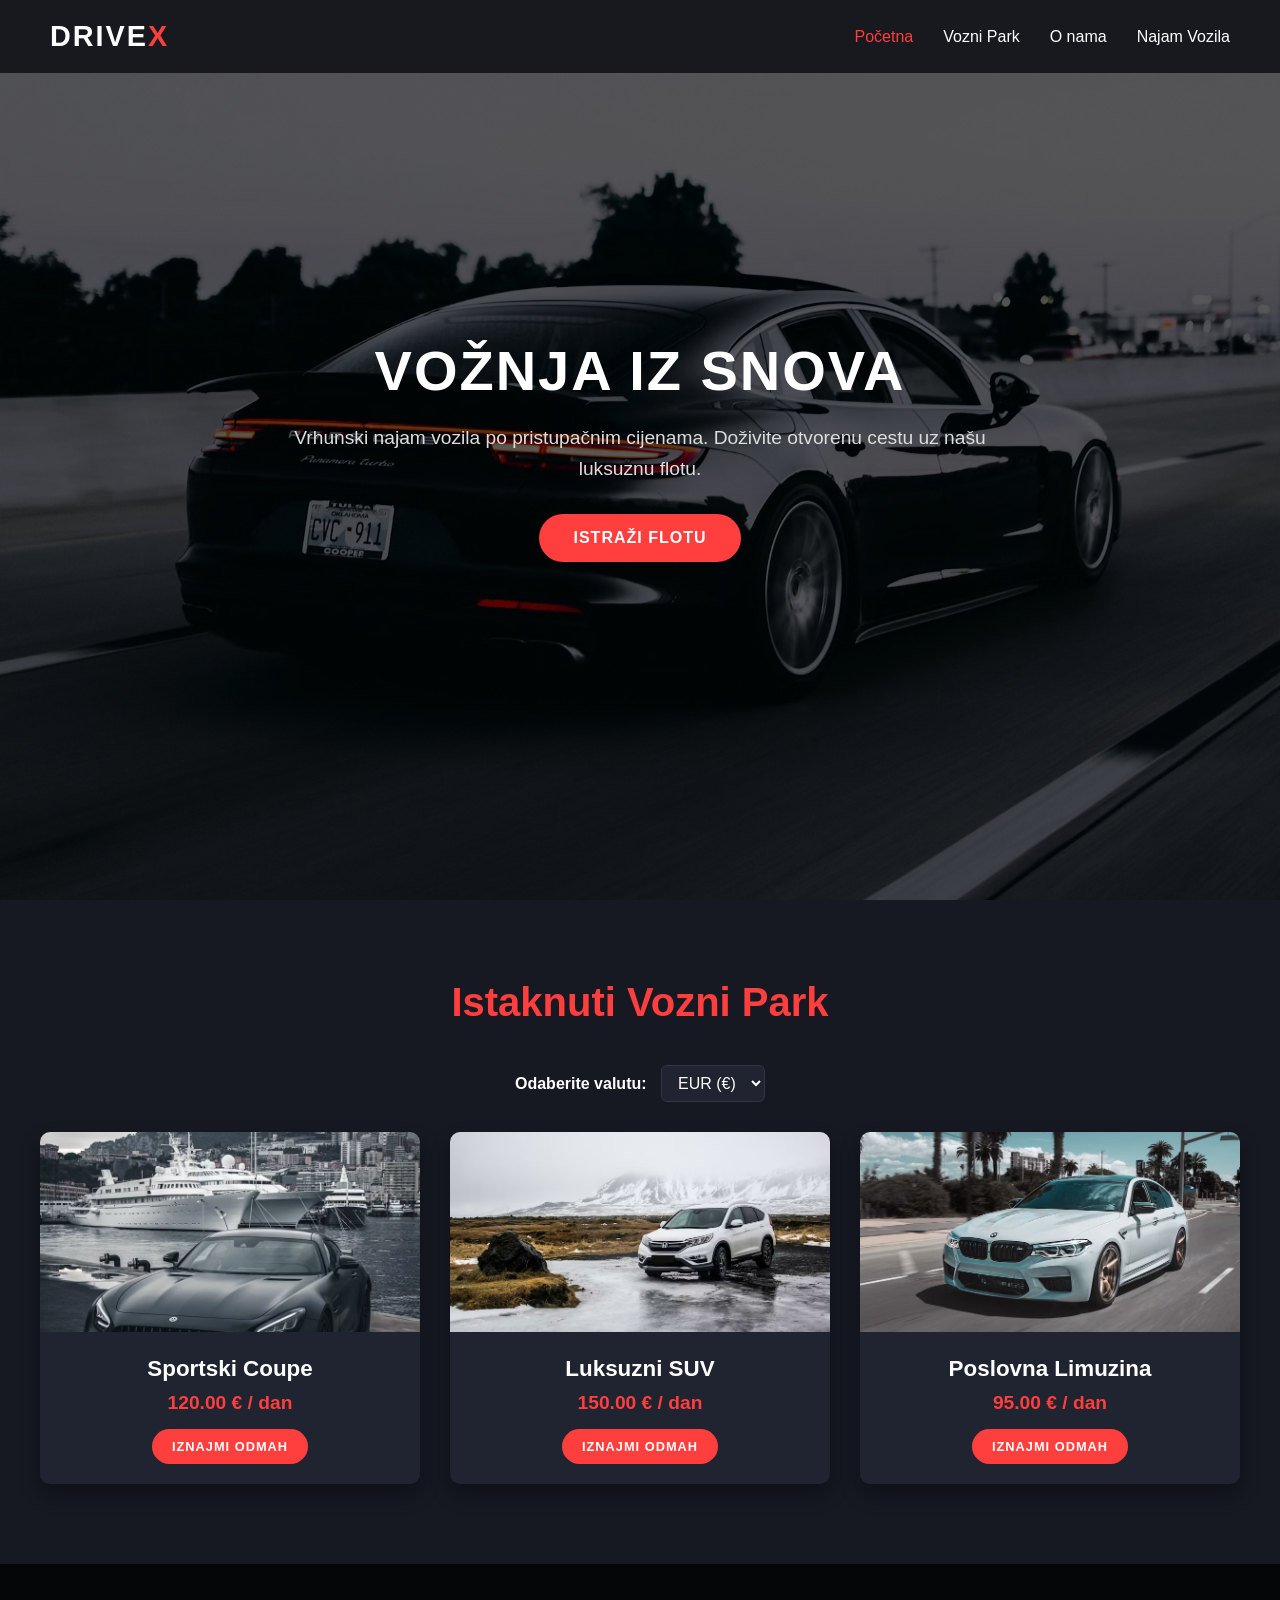
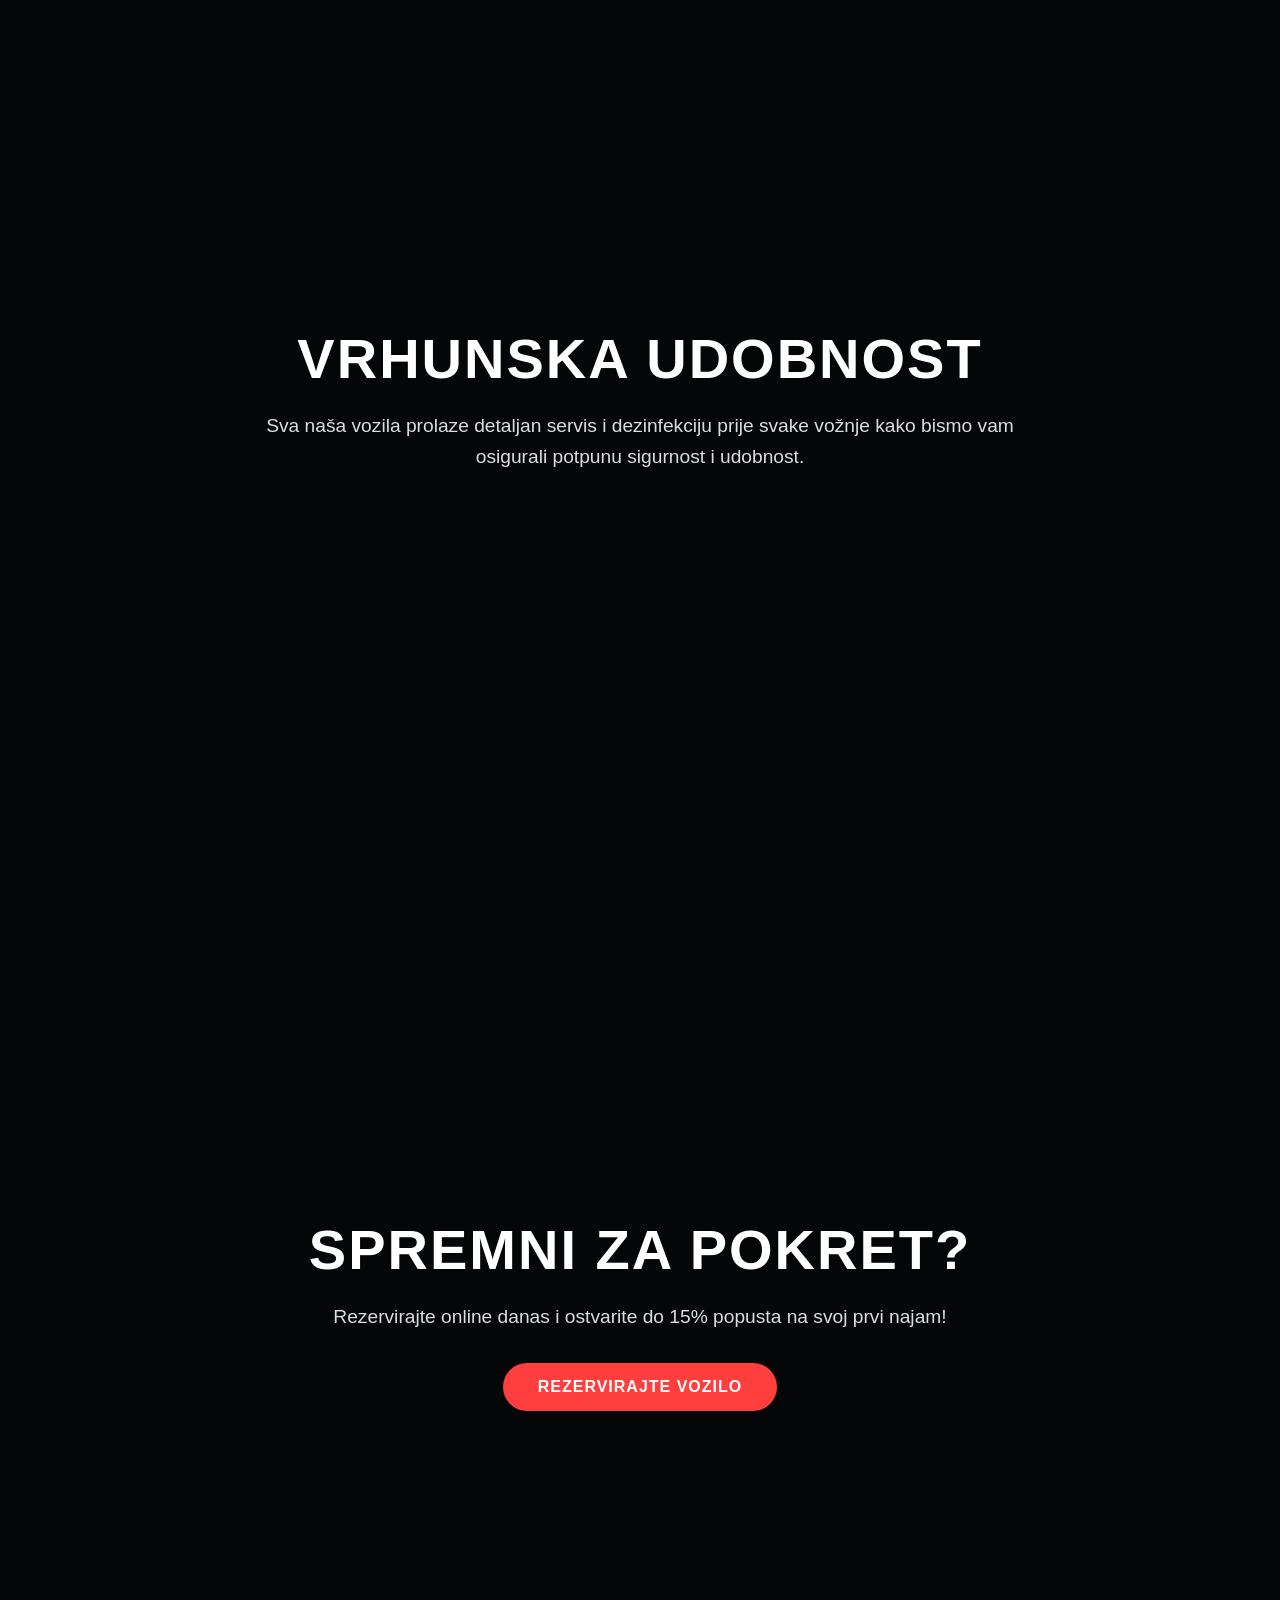
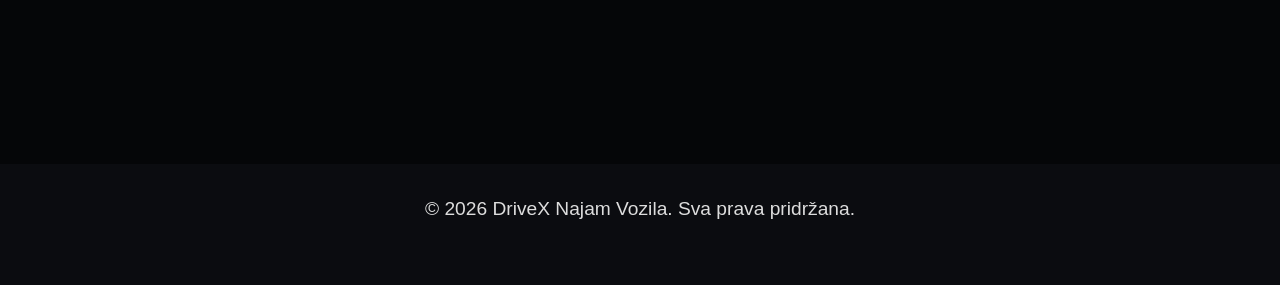
<file: index.html>
<!DOCTYPE html>
<html lang="hr">
<head>
    <meta charset="UTF-8">
    <meta name="viewport" content="width=device-width, initial-scale=1.0">
    <title>DriveX - Premium Najam Vozila</title>
    <!-- Poveznica na CSS datoteku -->
    <link rel="stylesheet" href="css/styles.css">
</head>
<body>

    <!-- Glavna navigacija -->
    <nav>
        <a href="index.html" class="logo">DRIVE<span>X</span></a>
        <ul>
            <li><a href="index.html" class="active">Početna</a></li>
            <li><a href="#vozni-park">Vozni Park</a></li>
            <li><a href="o-nama.html">O nama</a></li>
            <li><a href="najam.html">Najam Vozila</a></li>
        </ul>
    </nav>

    <!-- Sekcija s Paralaks efektom -->
    <section id="section-1" class="parallax-section section-1">
        <div class="overlay"></div>
        <div class="content">
            <h1>Vožnja Iz Snova</h1>
            <p>Vrhunski najam vozila po pristupačnim cijenama. Doživite otvorenu cestu uz našu luksuznu flotu.</p>
            <a href="#vozni-park" class="btn">Istraži Flotu</a>
        </div>
    </section>

    <!-- Sekcija s karticama vozila -->
    <section id="vozni-park" class="info-block">
        <h2>Istaknuti Vozni Park</h2>

        <!-- Odabir valute -->
        <div style="margin-bottom: 30px;">
            <label for="odabirValute" style="font-weight: bold; margin-right: 10px;">Odaberite valutu:</label>
            <select id="odabirValute" class="select-valuta" style="padding: 8px 12px; border-radius: 6px; background: #202330; color: #fff; border: 1px solid #333646; font-size: 1rem; cursor: pointer;">
                <option value="EUR">EUR (€)</option>
                <option value="USD">USD ($)</option>
                <option value="GBP">GBP (£)</option>
            </select>
        </div>

        <div class="car-grid">
            
            <!-- Kartica 1: Sportski Coupe -->
            <div class="car-card">
                <img src="images/sportski-coupe.jpg" alt="Sportski Coupe">
                <div class="car-card-body">
                    <h3>Sportski Coupe</h3>
                    <div class="price" data-osnovna-cijena="120">120 € / dan</div>
                    <a href="najam.html?vozilo=Sportski Coupe" class="btn" style="padding: 10px 20px; font-size: 0.8rem;">Iznajmi Odmah</a>
                </div>
            </div>

            <!-- Kartica 2: Luksuzni SUV -->
            <div class="car-card">
                <img src="images/luksuzni-suv.jpg" alt="Luksuzni SUV">
                <div class="car-card-body">
                    <h3>Luksuzni SUV</h3>
                    <div class="price" data-osnovna-cijena="150">150 € / dan</div>
                    <a href="najam.html?vozilo=Luksuzni SUV" class="btn" style="padding: 10px 20px; font-size: 0.8rem;">Iznajmi Odmah</a>
                </div>
            </div>

            <!-- Kartica 3: Poslovna Limuzina -->
            <div class="car-card">
                <img src="images/poslovna-limuzina.jpg" alt="Poslovna Limuzina">
                <div class="car-card-body">
                    <h3>Poslovna Limuzina</h3>
                    <div class="price" data-osnovna-cijena="95">95 € / dan</div>
                    <a href="najam.html?vozilo=Poslovna Limuzina" class="btn" style="padding: 10px 20px; font-size: 0.8rem;">Iznajmi Odmah</a>
                </div>
            </div>

        </div>
    </section>

    <!-- Paralaks Sekcija 2 -->
    <section class="parallax-section section-2">
        <div class="overlay"></div>
        <div class="content">
            <h1>Vrhunska Udobnost</h1>
            <p>Sva naša vozila prolaze detaljan servis i dezinfekciju prije svake vožnje kako bismo vam osigurali potpunu sigurnost i udobnost.</p>
        </div>
    </section>

    <!-- Paralaks Sekcija 3 -->
    <section class="parallax-section section-3">
        <div class="overlay"></div>
        <div class="content">
            <h1>Spremni Za Pokret?</h1>
            <p>Rezervirajte online danas i ostvarite do 15% popusta na svoj prvi najam!</p>
            <a href="najam.html" class="btn">Rezervirajte Vozilo</a>
        </div>
    </section>

    <footer>
        <p>&copy; 2026 DriveX Najam Vozila. Sva prava pridržana.</p>
    </footer>

    <script src="js/najam.js"></script>
</body>
</html>
</file>
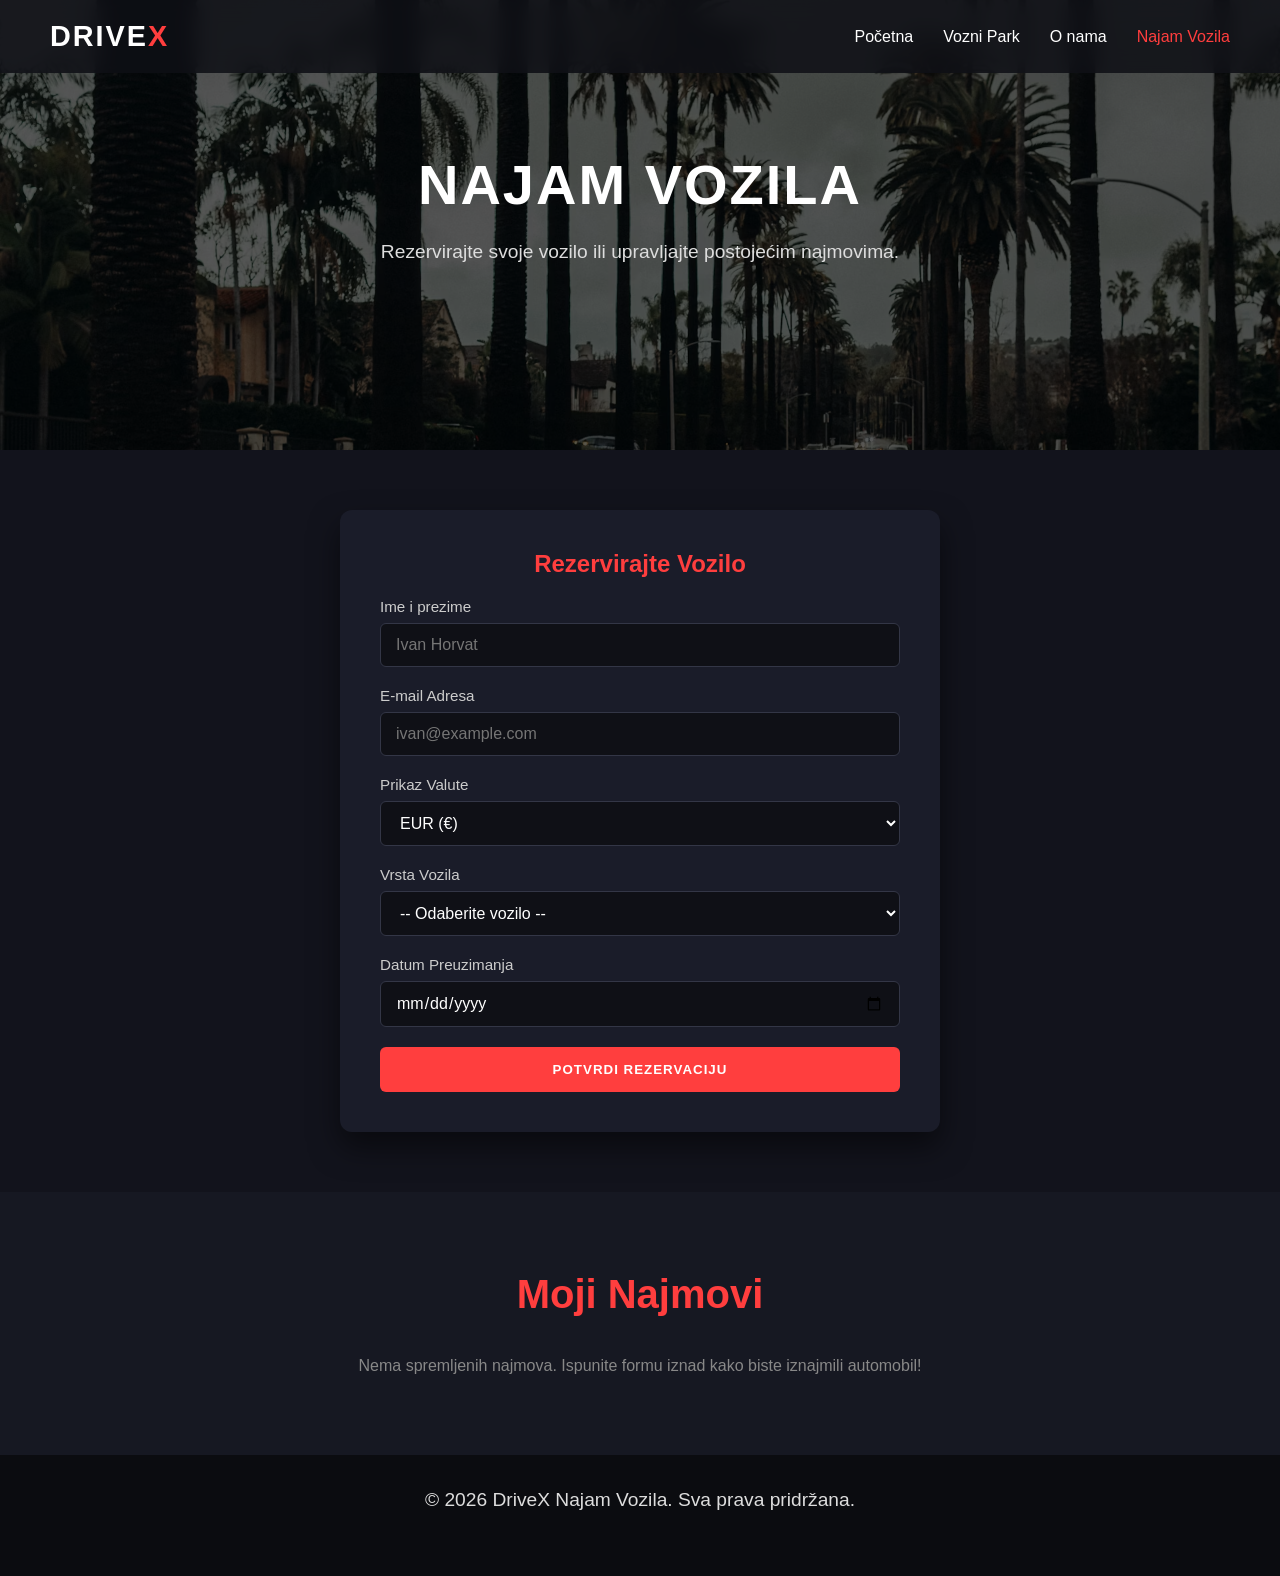
<file: najam.html>
<!DOCTYPE html>
<html lang="hr">
<head>
    <meta charset="UTF-8">
    <meta name="viewport" content="width=device-width, initial-scale=1.0">
    <title>Najam Vozila - DriveX</title>
    <link rel="stylesheet" href="css/styles.css">
</head>
<body>

    <!-- Navigacija -->
    <nav>
        <a href="index.html" class="logo">DRIVE<span>X</span></a>
        <ul>
            <li><a href="index.html">Početna</a></li>
            <li><a href="index.html#vozni-park">Vozni Park</a></li>
            <li><a href="o-nama.html">O nama</a></li>
            <li><a href="najam.html" class="active">Najam Vozila</a></li>
        </ul>
    </nav>

    <!-- Zaglavlje stranice -->
    <header class="parallax-header najam-header">
        <div class="overlay"></div>
        <div class="content">
            <h1>Najam Vozila</h1>
            <p>Rezervirajte svoje vozilo ili upravljajte postojećim najmovima.</p>
        </div>
    </header>

    <!-- Sekcija s formom -->
    <section class="form-section">
        <div class="form-container">
            <h2 style="text-align: center; margin-bottom: 20px; color: #ff3e3e;">Rezervirajte Vozilo</h2>
            
            <!-- Traka uspjeha -->
            <div id="trakaUspjeha" class="success-banner">
                Najam je uspješno spremljen!
            </div>

            <!-- Interaktivna Forma -->
            <form id="formaNajma" novalidate>
                <div class="form-group">
                    <label for="imeIPrezime">Ime i prezime</label>
                    <input type="text" id="imeIPrezime" placeholder="Ivan Horvat">
                    <div class="error-msg" id="greskaIme">Molimo unesite ime i prezime (minimalno 3 znaka).</div>
                </div>

                <div class="form-group">
                    <label for="email">E-mail Adresa</label>
                    <input type="email" id="email" placeholder="ivan@example.com">
                    <div class="error-msg" id="greskaEmail">Molimo unesite valjanu e-mail adresu.</div>
                </div>

                <!-- Odabir valute u formi -->
                <div class="form-group">
                    <label for="odabirValuteForma">Prikaz Valute</label>
                    <select id="odabirValuteForma" class="select-valuta">
                        <option value="EUR">EUR (€)</option>
                        <option value="USD">USD ($)</option>
                        <option value="GBP">GBP (£)</option>
                    </select>
                </div>

                <div class="form-group">
                    <label for="odabirVozila">Vrsta Vozila</label>
                    <select id="odabirVozila">
                        <option value="">-- Odaberite vozilo --</option>
                        <option value="Sportski Coupe" data-cijena="120">Sportski Coupe</option>
                        <option value="Luksuzni SUV" data-cijena="150">Luksuzni SUV</option>
                        <option value="Poslovna Limuzina" data-cijena="95">Poslovna Limuzina</option>
                    </select>
                    <div class="error-msg" id="greskaVozilo">Molimo odaberite vozilo.</div>
                </div>

                <!-- Dinamički prikaz cijene najma -->
                <div id="prikazCijeneForma" style="margin-bottom: 20px; padding: 10px; background: rgba(255,62,62,0.1); border-left: 4px solid #ff3e3e; border-radius: 4px; display: none;">
                    <strong>Cijena najma po danu:</strong> <span id="iznosCijeneForma" style="color: #ff3e3e; font-weight: bold; font-size: 1.2rem;">-</span>
                </div>

                <div class="form-group">
                    <label for="datumPreuzimanja">Datum Preuzimanja</label>
                    <input type="date" id="datumPreuzimanja">
                    <div class="error-msg" id="greskaDatum">Molimo odaberite datum u budućnosti.</div>
                </div>

                <button type="submit" class="btn btn-full">Potvrdi Rezervaciju</button>
            </form>
        </div>
    </section>

    <!-- Prikaz spremljenih najmova -->
    <section class="info-block">
        <h2>Moji Najmovi</h2>
        <div id="porukaNemaNajmova" style="color: #888;">Nema spremljenih najmova. Ispunite formu iznad kako biste iznajmili automobil!</div>
        
        <div style="overflow-x: auto;">
            <table class="najam-table" id="tablicaNajmova" style="display: none;">
                <thead>
                    <tr>
                        <th>Ime</th>
                        <th>E-mail</th>
                        <th>Vozilo</th>
                        <th>Cijena/dan</th>
                        <th>Datum</th>
                        <th>Akcija</th>
                    </tr>
                </thead>
                <tbody id="tijeloTabliceNajmova">
                </tbody>
            </table>
        </div>
    </section>

    <footer>
        <p>&copy; 2026 DriveX Najam Vozila. Sva prava pridržana.</p>
    </footer>

    <script src="js/najam.js"></script>
</body>
</html>
</file>
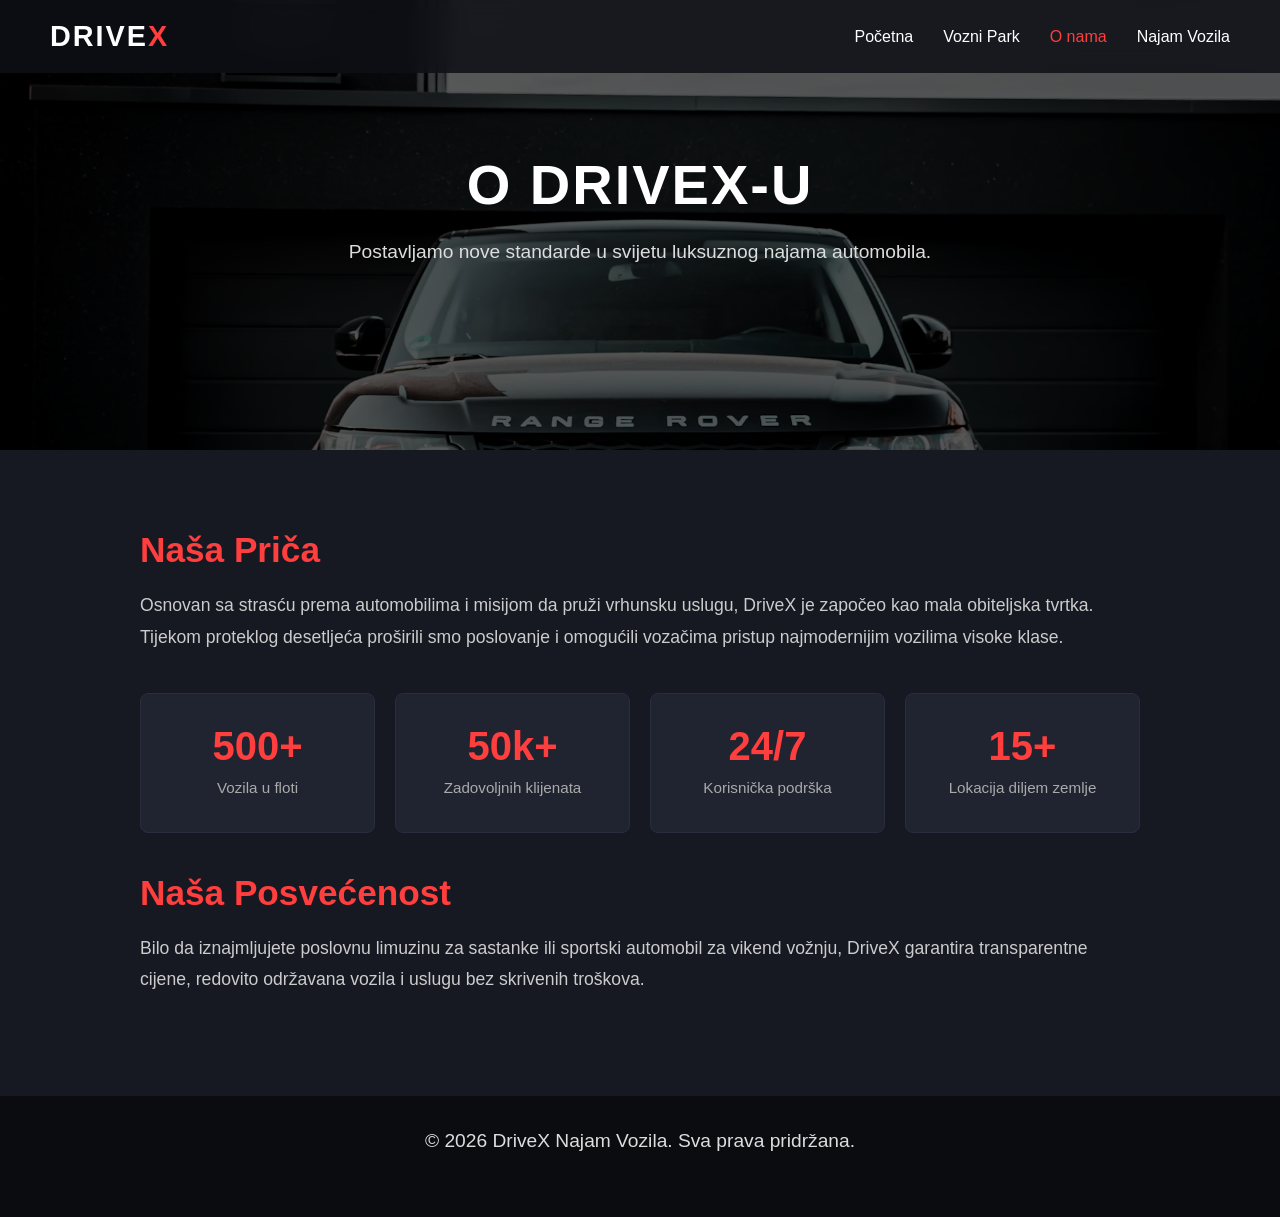
<file: o-nama.html>
<!DOCTYPE html>
<html lang="hr">
<head>
    <meta charset="UTF-8">
    <meta name="viewport" content="width=device-width, initial-scale=1.0">
    <title>O nama - DriveX Najam Vozila</title>
    <link rel="stylesheet" href="css/styles.css">
</head>
<body>

    <!-- Navigacija -->
    <nav>
        <a href="index.html" class="logo">DRIVE<span>X</span></a>
        <ul>
            <li><a href="index.html">Početna</a></li>
            <li><a href="index.html#vozni-park">Vozni Park</a></li>
            <li><a href="o-nama.html" class="active">O nama</a></li>
            <li><a href="najam.html">Najam Vozila</a></li>
        </ul>
    </nav>

    <!-- Zaglavlje stranice s paralaks pozadinom -->
    <header class="parallax-header about-header">
        <div class="overlay"></div>
        <div class="content">
            <h1>O DriveX-u</h1>
            <p>Postavljamo nove standarde u svijetu luksuznog najama automobila.</p>
        </div>
    </header>

    <section class="info-section">
        <div class="container">
            <h2>Naša Priča</h2>
            <p>Osnovan sa strasću prema automobilima i misijom da pruži vrhunsku uslugu, DriveX je započeo kao mala obiteljska tvrtka. Tijekom proteklog desetljeća proširili smo poslovanje i omogućili vozačima pristup najmodernijim vozilima visoke klase.</p>

            <!-- Statistika tvrtke -->
            <div class="stats-grid">
                <div class="stat-card">
                    <h3>500+</h3>
                    <p>Vozila u floti</p>
                </div>
                <div class="stat-card">
                    <h3>50k+</h3>
                    <p>Zadovoljnih klijenata</p>
                </div>
                <div class="stat-card">
                    <h3>24/7</h3>
                    <p>Korisnička podrška</p>
                </div>
                <div class="stat-card">
                    <h3>15+</h3>
                    <p>Lokacija diljem zemlje</p>
                </div>
            </div>

            <h2>Naša Posvećenost</h2>
            <p>Bilo da iznajmljujete poslovnu limuzinu za sastanke ili sportski automobil za vikend vožnju, DriveX garantira transparentne cijene, redovito održavana vozila i uslugu bez skrivenih troškova.</p>
        </div>
    </section>

    <footer>
        <p>&copy; 2026 DriveX Najam Vozila. Sva prava pridržana.</p>
    </footer>

</body>
</html>
</file>
<file: css/styles.css>
* {
    margin: 0;
    padding: 0;
    box-sizing: border-box; 
    font-family: 'Segoe UI', Tahoma, Geneva, Verdana, sans-serif;
}

html {
    scroll-behavior: smooth; 
}

body {
    color: #333;
    background-color: #0f1016; /* Tamna pozadina cijele stranice */
    overflow-x: hidden; /* Sprječava pojavu horizontalne trake za skrolanje */
}

/* --- Navigacijska traka --- */
nav {
    position: fixed; /* Navigacija ostaje fiksirana na vrhu pri skrolanju */
    top: 0;
    left: 0;
    width: 100%;
    display: flex;
    justify-content: space-between; /* Razdvaja logo na lijevu i izbornik na desnu stranu */
    align-items: center;
    padding: 20px 50px;
    background: rgba(15, 16, 22, 0.85); /* Poluprozirna tamna pozadina */
    backdrop-filter: blur(10px); /* Efekt zamućenja sadržaja ispod navigacije */
    z-index: 1000; /* Osigurava da je navigacija uvijek iznad ostalog sadržaja */
}

nav .logo {
    font-size: 1.8rem;
    font-weight: 800;
    color: #fff;
    letter-spacing: 2px;
    text-decoration: none;
}

nav .logo span {
    color: #ff3e3e; /* Crvena boja za slovo X u logotipu */
}

nav ul {
    display: flex;
    list-style: none; /* Uklanja točkice s liste */
}

nav ul li {
    margin-left: 30px;
}

nav ul li a {
    color: #fff;
    text-decoration: none;
    font-weight: 500;
    transition: color 0.3s;
}

/* Stil za prelazak mišem i aktivnu stranicu */
nav ul li a:hover, nav ul li a.active {
    color: #ff3e3e;
}

/* --- Paralaks sekcije (Zajednički stilovi) --- */
.parallax-section {
    position: relative;
    height: 100vh; /* Zauzima cijelu visinu ekrana */
    display: flex;
    justify-content: center;
    align-items: center;
    text-align: center;
    color: #fff;
    background-attachment: fixed; /* Ključno za paralaks efekt - pozadina ostaje fiksirana dok se sadržaj skrola */
    background-position: center;
    background-repeat: no-repeat;
    background-size: cover;
}

.parallax-header {
    position: relative;
    height: 50vh; /* Manja visina za zaglavlja sporednih stranica */
    display: flex;
    justify-content: center;
    align-items: center;
    text-align: center;
    color: #fff;
    background-attachment: fixed;
    background-position: center;
    background-repeat: no-repeat;
    background-size: cover;
}

/* Tamni sloj preko slika radi bolje čitljivosti teksta */
.overlay {
    position: absolute;
    top: 0;
    left: 0;
    width: 100%;
    height: 100%;
    background: rgba(0, 0, 0, 0.65);
    z-index: 1;
}

/* Sadržaj unutar paralaks sekcija */
.content {
    position: relative;
    z-index: 2; /* Postavlja tekst iznad .overlay sloja */
    max-width: 800px;
    padding: 20px;
}

/* --- Paralaks Pozadinske Slike --- */
.section-1 {
    background-image: url('../images/section1-bg.jpg');
}

.section-2 {
    background-image: url('../images/section2-bg.jpg');
}

.section-3 {
    background-image: url('../images/section3-bg.jpg');
}

.about-header {
    background-image: url('../images/about-bg.jpg');
}

.najam-header {
    background-image: url('../images/najam-bg.jpg');
}

h1 {
    font-size: 3.5rem;
    margin-bottom: 20px;
    text-transform: uppercase;
    letter-spacing: 2px;
}

p {
    font-size: 1.2rem;
    margin-bottom: 30px;
    line-height: 1.6;
    color: #ddd;
}

.btn {
    display: inline-block;
    padding: 15px 35px;
    background-color: #ff3e3e;
    color: #fff;
    text-decoration: none;
    font-weight: bold;
    border-radius: 30px;
    text-transform: uppercase;
    letter-spacing: 1px;
    border: none;
    cursor: pointer;
    transition: background 0.3s, transform 0.2s;
}

.btn:hover {
    background-color: #e03232;
    transform: translateY(-3px); /* Blagi skok gumba prema gore na hover */
}

.btn-full {
    width: 100%;
    border-radius: 6px;
}

/* --- Kartice s vozilima (Grid) --- */
.info-block {
    padding: 80px 20px;
    background-color: #161822;
    color: #fff;
    text-align: center;
}

.info-block h2 {
    font-size: 2.5rem;
    margin-bottom: 40px;
    color: #ff3e3e;
}

.car-grid {
    display: grid;
    grid-template-columns: repeat(auto-fit, minmax(280px, 1fr)); 
    gap: 30px;
    max-width: 1200px;
    margin: 0 auto;
}

.car-card {
    background: #202330;
    border-radius: 10px;
    overflow: hidden;
    box-shadow: 0 10px 20px rgba(0,0,0,0.3);
    transition: transform 0.3s;
}

.car-card:hover {
    transform: translateY(-10px);
}

.car-card img {
    width: 100%;
    height: 200px;
    object-fit: cover; /* Zadržava omjer slike */
}

.car-card-body {
    padding: 20px;
}

.car-card-body h3 {
    margin-bottom: 10px;
    font-size: 1.4rem;
}

.price {
    font-size: 1.2rem;
    color: #ff3e3e;
    font-weight: bold;
    margin-bottom: 15px;
}

/* --- Stranica "O nama" --- */
.container {
    max-width: 1000px;
    margin: 0 auto;
}

.info-section {
    padding: 80px 20px;
    background-color: #161822;
    color: #fff;
}

.info-section h2 {
    font-size: 2.2rem;
    color: #ff3e3e;
    margin-bottom: 20px;
}

.info-section p {
    font-size: 1.1rem;
    line-height: 1.8;
    color: #ccc;
    margin-bottom: 20px;
}

.stats-grid {
    display: grid;
    grid-template-columns: repeat(auto-fit, minmax(200px, 1fr));
    gap: 20px;
    margin: 40px 0;
    text-align: center;
}

.stat-card {
    background: #202330;
    padding: 30px 20px;
    border-radius: 8px;
    border: 1px solid #2a2d3d;
}

.stat-card h3 {
    font-size: 2.5rem;
    color: #ff3e3e;
    margin-bottom: 5px;
}

.stat-card p {
    font-size: 0.95rem;
    color: #aaa;
    margin-bottom: 0;
}

/* --- Forma za rezervaciju --- */
.form-section {
    background: #12131c;
    padding: 60px 20px;
    color: #fff;
}

.form-container {
    max-width: 600px;
    margin: 0 auto;
    background: #1a1c29;
    padding: 40px;
    border-radius: 12px;
    box-shadow: 0 15px 30px rgba(0,0,0,0.5);
}

.form-group {
    margin-bottom: 20px;
    text-align: left;
}

.form-group label {
    display: block;
    margin-bottom: 8px;
    font-size: 0.95rem;
    color: #ccc;
}

.form-group input, 
.form-group select {
    width: 100%;
    padding: 12px 15px;
    border-radius: 6px;
    border: 1px solid #333646;
    background: #0f1016;
    color: #fff;
    font-size: 1rem;
    outline: none;
    transition: border-color 0.3s;
}

.form-group input:focus, 
.form-group select:focus {
    border-color: #ff3e3e;
}

.error-msg {
    color: #ff4d4d;
    font-size: 0.85rem;
    margin-top: 5px;
    display: none; /* Sakriveno, prikazuje se preko JavaScripta */
}

.success-banner {
    display: none; /* Prikazuje se tek nakon uspješne rezervacije */
    background: #1b5e20;
    color: #a5d6a7;
    padding: 15px;
    border-radius: 6px;
    margin-bottom: 20px;
    text-align: center;
}

/* --- Tablica spremljenih rezervacija --- */
.najam-table {
    width: 100%;
    max-width: 900px;
    margin: 20px auto 0;
    border-collapse: collapse;
    background: #1a1c29;
    border-radius: 8px;
    overflow: hidden;
}

.najam-table th, .najam-table td {
    padding: 12px 15px;
    text-align: left;
    border-bottom: 1px solid #2a2d3d;
}

.najam-table th {
    background-color: #252838;
    color: #ff3e3e;
}

.najam-table td {
    color: #ddd;
    font-size: 0.95rem;
}

.delete-btn {
    background: #d32f2f;
    color: white;
    border: none;
    padding: 5px 10px;
    border-radius: 4px;
    cursor: pointer;
    font-size: 0.8rem;
}

.delete-btn:hover {
    background: #b71c1c;
}

footer {
    background-color: #0b0c10;
    color: #777;
    text-align: center;
    padding: 30px;
    font-size: 0.9rem;
}

/* Prilagodljivost za mobilne uređaje */
@media (max-width: 768px) {
    .parallax-section, .parallax-header { 
        background-attachment: scroll; /* Na mobitelima isključujemo paralaks radi performansi */
    }
    h1 { 
        font-size: 2.2rem; 
    }
    nav ul { 
        display: none; 
    }
}
</file>
